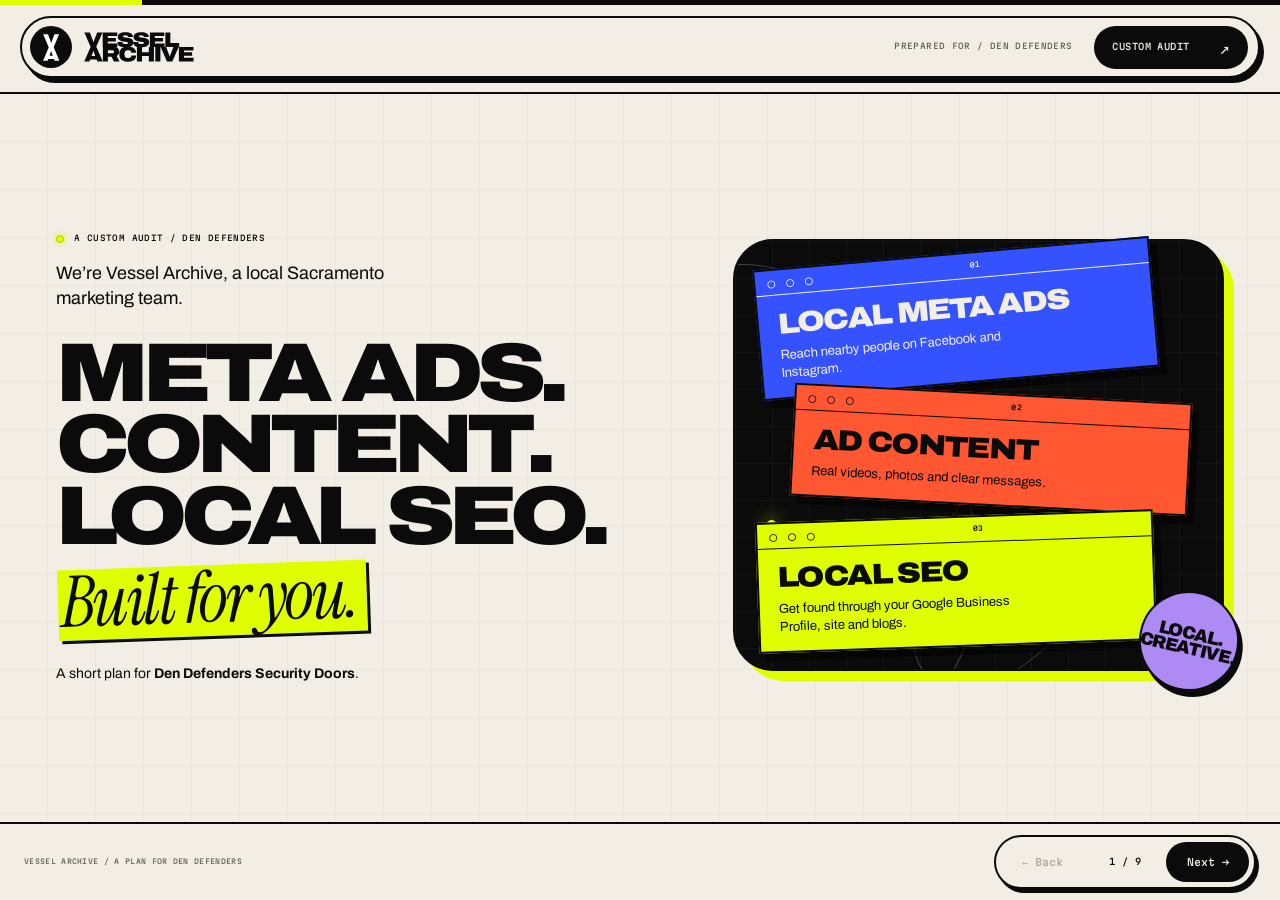
<file: index.html>
<!doctype html><html lang="en"><head><meta charset="utf-8"><meta name="viewport" content="width=device-width,initial-scale=1,viewport-fit=cover"><meta name="robots" content="noindex,nofollow"><meta name="theme-color" content="#f2eee5"><meta name="description" content="A custom local marketing plan for Den Defenders Security Doors, by Vessel Archive."><title>Den Defenders Security Doors × Vessel Archive</title><link rel="icon" href="assets/VA_Symbol_Black.svg" type="image/svg+xml"><link rel="preload" href="assets/archivo.woff" as="font" type="font/woff" crossorigin><link rel="stylesheet" href="styles.css?v=ac97c3eeca7f"><script src="app.js?v=383c32815985" defer></script></head><body data-prospect="den-defenders-pitch"><div class="reading-progress" aria-hidden="true"><span id="progress"></span></div><header class="masthead"><a class="brand" href="#1" aria-label="Vessel Archive, first page"><span class="brand-disc"><img src="assets/VA_Symbol_White.svg" alt="" width="19" height="30"></span><img class="wordmark" src="assets/VA_Primary_Black.svg" alt="Vessel Archive" width="124" height="36"></a><span class="project-label mono">Prepared for / Den Defenders</span><span class="nav-tag mono">Custom audit <span aria-hidden="true">↗</span></span></header><main class="deck" aria-label="9-page marketing plan"><section class="slide intro-slide graph" id="slide-1" data-page="1" tabindex="-1" aria-label="Page 1 of 9" aria-hidden="false"><div class="slide-inner"><div class="cover-grid"><div class="cover-copy"><p class="eyebrow"><span class="signal"></span>A custom audit / Den Defenders</p><p class="intro-note">We’re Vessel Archive, a local Sacramento marketing team.</p><h1 class="mega"><span>META ADS.</span><span>CONTENT.</span><span>LOCAL SEO.</span><em class="highlight">Built for you.</em></h1><p class="prepared">A short plan for <strong>Den Defenders Security Doors</strong>.</p></div><div class="service-stage"><div class="stage-grid" aria-hidden="true"><div class="orbit orbit-a"></div><div class="orbit orbit-b"></div><span class="orbit-point"></span></div><article class="service-window window cobalt"><div class="window-bar"><span class="window-dots" aria-hidden="true">○ ○ ○</span><span>01</span><span></span></div><div class="service-copy"><h3>Local Meta ads</h3><p>Reach nearby people on Facebook and Instagram.</p></div></article><article class="service-window window orange"><div class="window-bar"><span class="window-dots" aria-hidden="true">○ ○ ○</span><span>02</span><span></span></div><div class="service-copy"><h3>Ad content</h3><p>Real videos, photos and clear messages.</p></div></article><article class="service-window window acid"><div class="window-bar"><span class="window-dots" aria-hidden="true">○ ○ ○</span><span>03</span><span></span></div><div class="service-copy"><h3>Local SEO</h3><p>Get found through your Google Business Profile, site and blogs.</p></div></article><div class="archive-sticker" aria-hidden="true"><strong>LOCAL.<br>CREATIVE.</strong></div></div></div></div></section><section class="slide praise-slide graph" id="slide-2" data-page="2" tabindex="-1" aria-label="Page 2 of 9" hidden aria-hidden="true"><div class="slide-inner"><div class="section-heading"><p class="eyebrow"><span class="signal"></span>What you do well</p><h2 class="mega"><span>Real trust to </span><em class="highlight">build on.</em></h2></div><div class="praise-grid"><div class="praise-copy"><p class="praise-body">Your Sacramento page makes the service clear. Google shows strong local feedback, and your Instagram already uses plenty of video.</p><ul class="strength-points"><li>Custom doors and local installation</li><li>Clear call and consultation options</li><li>Google: 5.0 from 311 reviews, checked October 26</li></ul><p class="praise-transition">The next step is a more consistent path from discovery to trust.</p><a class="source mono" href="https://maps.app.goo.gl/Nsj94G2gRdCiTLQV6" target="_blank" rel="noopener">Sacramento Google profile <span aria-hidden="true">↗</span></a> <a class="source mono" href="proof/google-profile-oct26.png" target="_blank" rel="noopener">Review snapshot · October 26 <span aria-hidden="true">↗</span></a></div><div class="archive-stage"><div class="stage-grid" aria-hidden="true"><div class="orbit orbit-a"></div><div class="orbit orbit-b"></div><span class="orbit-point"></span></div><figure class="window portrait-window"><div class="window-bar"><span class="window-dots" aria-hidden="true">○ ○ ○</span><span>The real business</span><span>02</span></div><img class="portrait" src="proof/home.png" alt="Den Defenders Sacramento security door page" loading="eager"><figcaption class="portrait-caption"><strong>Den Defenders</strong></figcaption></figure><div class="archive-sticker" aria-hidden="true"><span class="mono">Build on</span><strong>WHAT<br>WORKS.</strong></div></div></div></div></section><section class="slide list-slide findings-slide graph" id="slide-3" data-page="3" tabindex="-1" aria-label="Page 3 of 9" hidden aria-hidden="true"><div class="slide-inner"><div class="section-heading"><p class="eyebrow"><span class="signal"></span>What we found / 1 of 2</p><h2 class="mega"><span>FINDINGS. </span><em class="highlight">Worth fixing.</em></h2></div><div class="audit-rows"><article class="audit-row"><span class="row-number" aria-hidden="true">01</span><div class="row-content"><div class="row-heading"><h3>Close the public response gap.</h3></div><p class="row-main">BBB lists one unanswered complaint among the reasons for its D+ rating. <span class="row-impact">A shopper checking the brand may see an unresolved concern before calling.</span> <span class="row-scope">BBB’s wider business profile, not the Sacramento Google rating.</span> <a class="row-source mono" href="https://www.bbb.org/us/ca/sacramento/profile/security-door-screen/den-defenders-1156-90097426" target="_blank" rel="noopener">BBB profile <span aria-hidden="true">↗</span></a></p></div><div class="evidence"><a href="proof/bbb-response.png" target="_blank" rel="noopener"><img src="proof/bbb-response.png" alt="BBB D plus rating panel lists failure to respond to one complaint" loading="eager"><span>BBB response status · 26 Oct 2026</span></a></div></article><article class="audit-row"><span class="row-number" aria-hidden="true">02</span><div class="row-content"><div class="row-heading"><h3>Make the location clear everywhere.</h3></div><p class="row-main">The Sacramento site lists 8880 Cal Center Drive. BBB lists 9912 Business Park Drive. <span class="row-impact">Explain which location serves customers so shoppers do not have to guess.</span> <span class="row-scope">Different addresses do not prove either location is wrong.</span> <a class="row-source mono" href="https://www.bbb.org/us/ca/sacramento/profile/security-door-screen/den-defenders-1156-90097426" target="_blank" rel="noopener">Compare business details <span aria-hidden="true">↗</span></a></p></div><div class="evidence"><a href="proof/site-address.png" target="_blank" rel="noopener"><img src="proof/site-address.png" alt="Sacramento site address is 8880 Cal Center Drive" loading="eager"><span>Sacramento site · 26 Oct 2026</span></a><a href="proof/bbb-address.png" target="_blank" rel="noopener"><img src="proof/bbb-address.png" alt="BBB address is 9912 Business Park Drive" loading="eager"><span>BBB profile · 26 Oct 2026</span></a></div></article></div></div></section><section class="slide list-slide findings-slide graph" id="slide-4" data-page="4" tabindex="-1" aria-label="Page 4 of 9" hidden aria-hidden="true"><div class="slide-inner"><div class="section-heading"><p class="eyebrow"><span class="signal"></span>What we found / 2 of 2</p><h2 class="mega"><span>FINDINGS. </span><em class="highlight">Worth fixing.</em></h2></div><div class="audit-rows"><article class="audit-row"><span class="row-number" aria-hidden="true">03</span><div class="row-content"><div class="row-heading"><h3>Keep NorCal visitors on a local path.</h3></div><p class="row-main">The NorCal Instagram bio offers a free consultation but links to the national homepage. <span class="row-impact">A local landing page could keep the Sacramento phone number and service area in view.</span> <span class="row-scope">This is a path improvement, not a broken-link claim.</span> <a class="row-source mono" href="https://www.instagram.com/dendefendersnorcal/" target="_blank" rel="noopener">Instagram bio <span aria-hidden="true">↗</span></a></p></div><div class="evidence"><a href="proof/instagram-bio.png" target="_blank" rel="noopener"><img src="proof/instagram-bio.png" alt="NorCal Instagram bio links to dendefenders.com" loading="eager"><span>NorCal Instagram · 26 Oct 2026</span></a><a href="proof/national-home.png" target="_blank" rel="noopener"><img src="proof/national-home.png" alt="National homepage with 800 number" loading="eager"><span>Bio destination · 26 Oct 2026</span></a></div></article></div></div></section><section class="slide list-slide fixes-slide dark" id="slide-5" data-page="5" tabindex="-1" aria-label="Page 5 of 9" hidden aria-hidden="true"><div class="slide-inner"><div class="section-heading"><p class="eyebrow"><span class="signal"></span>How we would help</p><h2 class="mega"><span>HERE’S THE FIX. </span><em class="highlight">The work we’d do.</em></h2></div><div class="audit-rows"><article class="audit-row"><span class="row-number fix-number" aria-label="Addresses findings 01">01</span><div class="row-content"><h3>Respond with a clear next step.</h3><p>Review the open BBB case, answer through the proper channel and set an owner for future public feedback. Do not expose customer details.</p></div></article><article class="audit-row"><span class="row-number fix-number" aria-label="Addresses findings 02">02</span><div class="row-content"><h3>Agree on one location guide.</h3><p>Confirm showroom, office and service-area details. Update public listings or clearly label each location’s role.</p></div></article><article class="audit-row"><span class="row-number fix-number" aria-label="Addresses findings 03">03</span><div class="row-content"><h3>Give local traffic a local landing.</h3><p>Send NorCal visitors to a simple local consultation page. Keep the phone number, service area and next step clear.</p></div></article></div></div></section><section class="slide videos-slide graph" id="slide-6" data-page="6" tabindex="-1" aria-label="Page 6 of 9" hidden aria-hidden="true"><div class="slide-inner"><div class="section-heading"><p class="eyebrow"><span class="signal"></span>Ideas for your next shoot</p><h2 class="mega"><span>REAL VIDEOS. </span><em class="highlight">Made for your business.</em></h2></div><div class="creative-cards"><article class="creative-card window cobalt"><div class="window-bar"><span class="window-dots" aria-hidden="true">○ ○ ○</span><span>Video idea</span><span>01</span></div><div class="creative-copy"><span class="creative-number" aria-hidden="true">01</span><div><h3>A door, start to finish</h3><p>Show measuring, building and installing one real Sacramento door, with the homeowner’s permission.</p></div></div></article><article class="creative-card window orange"><div class="window-bar"><span class="window-dots" aria-hidden="true">○ ○ ○</span><span>Video idea</span><span>02</span></div><div class="creative-copy"><span class="creative-number" aria-hidden="true">02</span><div><h3>See the difference</h3><p>Show airflow, sight lines and the lock in close-up. Explain features without fear-based claims.</p></div></div></article><article class="creative-card window acid"><div class="window-bar"><span class="window-dots" aria-hidden="true">○ ○ ○</span><span>Video idea</span><span>03</span></div><div class="creative-copy"><span class="creative-number" aria-hidden="true">03</span><div><h3>Meet your installer</h3><p>Let an installer explain what happens during a free consultation and how the home is protected.</p></div></div></article></div></div></section><section class="slide roadmap-slide roadmap-first dark" id="slide-7" data-page="7" tabindex="-1" aria-label="Page 7 of 9" hidden aria-hidden="true"><div class="slide-inner"><div class="section-heading"><p class="eyebrow"><span class="signal"></span>A proposed starting plan / 1 of 2</p><h2 class="mega"><span>THE FIRST </span><em class="highlight">90 days.</em></h2></div><div class="roadmap-cards roadmap-pair"><article class="roadmap-card window acid"><div class="roadmap-copy"><span class="roadmap-label mono">Days 1–30</span><div><h3>Build and launch</h3><p>We’d script, shoot and launch first ads within the first couple of weeks, alongside a focused website rebuild and clear brand direction. Start with local installations and a simple consultation path.</p></div></div></article><article class="roadmap-card window cobalt"><div class="roadmap-copy"><span class="roadmap-label mono">Days 31–60</span><div><h3>Learn and sharpen</h3><p>We’d track which videos, offers and audiences bring real calls and consultations, improve weak ads and send traffic to the new site.</p></div></div></article></div><p class="roadmap-note mono">Proposed timing depends on agreed scope, access and approvals.</p></div></section><section class="slide roadmap-slide roadmap-second dark" id="slide-8" data-page="8" tabindex="-1" aria-label="Page 8 of 9" hidden aria-hidden="true"><div class="slide-inner"><div class="section-heading"><p class="eyebrow"><span class="signal"></span>A proposed starting plan / 2 of 2</p><h2 class="mega"><span>KEEP IT </span><em class="highlight">moving.</em></h2></div><div class="roadmap-finish"><div class="roadmap-cards roadmap-single"><article class="roadmap-card window orange"><div class="roadmap-copy"><span class="roadmap-label mono">Days 61–90</span><div><h3>Double down</h3><p>We’d create new content around what worked, refresh ads and tighten the site so interested homeowners can take the next step.</p></div></div></article></div><div class="roadmap-loop"><span class="mono">Then, every month</span><p>Then repeat each month: shoot, launch, learn and improve.</p></div></div><p class="roadmap-note mono">Proposed timing depends on agreed scope, access and approvals.</p></div></section><section class="slide close-slide graph" id="slide-9" data-page="9" tabindex="-1" aria-label="Page 9 of 9" hidden aria-hidden="true"><div class="slide-inner"><div class="close-top"><div><p class="eyebrow"><span class="signal"></span>From one local team to another</p><h2 class="mega"><span>Here to help </span><em class="highlight">you grow.</em></h2></div><div class="closing-symbol" aria-hidden="true"><img src="assets/VA_Symbol_Black.svg" alt=""></div></div><div class="close-bottom"><p class="lead">Whether we work together or not, we hope this helps. We love seeing Sacramento-area businesses do well. If you’d like, we can talk through the next step.</p><div class="actions"><a class="button" href="mailto:teo@vessel-archive.com">Plan a quick call <span aria-hidden="true">↗</span></a><a class="work-link mono" href="https://vessel-archive.com/" target="_blank" rel="noopener">See our work <span aria-hidden="true">↗</span></a></div></div><div class="footer-wordmark"><img src="assets/VA_Primary_Black.svg" alt="Vessel Archive"></div></div></section></main><footer class="deck-footer"><span class="footer-label mono">Vessel Archive / A plan for Den Defenders</span><nav class="controls" aria-label="Page navigation"><button id="back" type="button" disabled aria-label="Previous page">← <span>Back</span></button><div class="count mono"><strong id="page-number">1 / 9</strong></div><button id="next" type="button" aria-label="Next page"><span>Next</span> →</button></nav></footer><div id="page-status" class="visually-hidden" aria-live="polite" aria-atomic="true"></div></body></html>
</file>
<file: styles.css>
/* V4: the original Modern Aesthetics / Vessel composition, in seven pages. */
@font-face{font-family:Archivo;src:url('assets/archivo.woff') format('woff');font-weight:100 900;font-stretch:62% 125%;font-display:swap}
@font-face{font-family:Instrument;src:url('assets/instrument-serif-italic.woff') format('woff');font-weight:400;font-style:italic;font-display:swap}
@font-face{font-family:Martian;src:url('assets/martian-mono.woff') format('woff');font-weight:500;font-display:swap}
:root{--paper:#f2eee5;--ink:#0b0b0b;--lime:#dfff00;--orange:#ff5731;--blue:#3452ff;--purple:#ae8af5;--muted:#656158;--line:#0b0b0b35;--mono:Martian,monospace;--serif:Instrument,Georgia,serif;--pad:clamp(24px,4.4vw,84px)}
*{box-sizing:border-box}html,body{margin:0;width:100%;height:100%;overflow:hidden}body{height:100svh;height:100dvh;background:var(--paper);color:var(--ink);font-family:Archivo,Arial,sans-serif;font-variation-settings:"wdth" 100;font-size:18px;line-height:1.5;-webkit-font-smoothing:antialiased;text-size-adjust:100%;display:flex;flex-direction:column}button,a{touch-action:manipulation;-webkit-tap-highlight-color:transparent}a{color:inherit;text-decoration:none}button{font:inherit;color:inherit;cursor:pointer}button:focus-visible,a:focus-visible{outline:3px solid var(--blue);outline-offset:5px}.dark :focus-visible{outline-color:var(--lime)}img{display:block;max-width:100%}p,h1,h2,h3,h4,figure{margin:0}h1,h2,h3{font-weight:900;font-variation-settings:"wdth" 117,"wght" 900;letter-spacing:-.055em;line-height:.95}em{font-family:var(--serif);font-variation-settings:normal;font-weight:400;font-style:italic;text-transform:none;letter-spacing:-.035em}[hidden]{display:none!important}::selection{background:var(--lime);color:var(--ink)}.mono,.eyebrow{font:500 9px/1.65 var(--mono);letter-spacing:.045em;text-transform:uppercase}.eyebrow{display:flex;align-items:center;gap:10px;margin-bottom:23px}.signal{width:8px;height:8px;flex:0 0 auto;background:var(--lime);border:1px solid #b3c900;box-shadow:0 0 0 4px #dfff0030;border-radius:50%}.masthead{flex:0 0 62px;margin:16px 20px 0;border:2px solid var(--ink);border-radius:40px;background:var(--paper);box-shadow:4px 5px 0 var(--ink);z-index:20;display:flex;align-items:center;justify-content:space-between;gap:22px;padding:7px 10px 7px 8px}.brand{display:flex;gap:11px;align-items:center;flex-shrink:0}.brand-disc{width:42px;height:42px;display:grid;place-items:center;background:var(--ink);border-radius:50%}.brand-disc img{height:29px;width:auto}.wordmark{width:112px;height:auto}.project-label{font-size:8px;color:var(--muted);margin-left:auto;text-align:right}.nav-tag{display:flex;align-items:center;gap:30px;background:var(--ink);color:var(--paper);border-radius:28px;padding:13px 18px;font-size:9px}.nav-tag>span{font-size:17px;line-height:1}.reading-progress{position:fixed;top:0;left:0;right:0;height:5px;z-index:40;background:var(--ink)}.reading-progress>span{height:100%;display:block;width:14.2857%;background:var(--lime);transition:width .2s}.deck{flex:1;min-height:0;margin-top:14px;position:relative}.slide{height:100%;overflow:auto;overscroll-behavior:contain;scrollbar-width:thin;outline:none;position:relative;isolation:isolate;padding:clamp(25px,3.5vh,44px) var(--pad);border-top:2px solid var(--ink);border-bottom:2px solid var(--ink)}.slide-inner{max-width:1490px;min-height:100%;margin:auto;display:flex;flex-direction:column;justify-content:center}.graph{background-color:var(--paper);background-image:linear-gradient(#0b0b0b08 1px,transparent 1px),linear-gradient(90deg,#0b0b0b08 1px,transparent 1px);background-size:48px 48px;background-position:-1px -1px}.dark{background:var(--ink);color:var(--paper)}.mega{font-size:clamp(55px,6.7vw,108px);line-height:.84;letter-spacing:-.075em;text-transform:uppercase;font-variation-settings:"wdth" 117,"wght" 900;font-weight:900}.mega>span{display:block}.mega>em{display:block;font-size:.91em;line-height:.92;margin:.12em 0 .08em .025em;position:relative;width:fit-content;max-width:100%}.mega .highlight{background:var(--lime);color:var(--ink);padding:.015em .12em .07em .04em;transform:rotate(-2deg);box-shadow:3px 3px 0 var(--ink);z-index:1}.lead{font-size:clamp(17px,1.35vw,21px);line-height:1.5;letter-spacing:-.018em;max-width:41ch}.cover-grid{display:grid;grid-template-columns:minmax(0,1.1fr) minmax(0,.9fr);gap:6vw;align-items:center}.cover-copy .mega{font-size:clamp(54px,6.5vw,104px);line-height:.86}.cover-copy .mega>span{white-space:nowrap}.cover-copy .mega>em{font-size:.85em;margin-top:.18em;white-space:nowrap}.intro-note{font-size:18px;line-height:1.4;max-width:34ch;margin-bottom:26px}.prepared{font-size:14px;line-height:1.5;max-width:42ch;margin-top:27px}.cover-copy .eyebrow{font-size:8px;margin-bottom:16px}.window{border:2px solid var(--ink);background:var(--paper);position:relative;box-shadow:8px 9px 0 var(--ink)}.window-bar{height:34px;border-bottom:1px solid var(--ink);padding:0 12px;display:flex;align-items:center;justify-content:space-between;gap:12px;font:500 7px/1.4 var(--mono);letter-spacing:.02em;text-transform:uppercase}.window-dots{white-space:nowrap;font-size:13px;letter-spacing:1px}.service-stage{height:455px;position:relative;padding:22px 24px 16px}.stage-grid{position:absolute;inset:8px 0 15px;background-color:var(--ink);background-image:linear-gradient(#ffffff09 1px,transparent 1px),linear-gradient(90deg,#ffffff09 1px,transparent 1px);background-size:37px 37px;border:2px solid var(--ink);border-radius:40px;box-shadow:10px 10px 0 var(--lime);overflow:hidden}.orbit{position:absolute;border:1px solid #f2eee540;border-radius:50%;width:490px;height:490px;left:-180px;top:10px;transform:rotate(-25deg) scaleX(.65)}.orbit-b{left:130px;top:150px;width:320px;height:320px;transform:rotate(35deg) scaleX(.5)}.orbit-point{position:absolute;width:9px;height:9px;border-radius:50%;background:var(--lime);left:32px;bottom:140px;box-shadow:0 0 18px var(--lime)}.service-window{width:90%;max-width:430px;box-shadow:7px 8px 0 #0008}.service-window:nth-of-type(1){transform:rotate(-5deg);z-index:2}.service-window:nth-of-type(2){margin:10px 0 0 8%;transform:rotate(3deg);z-index:3}.service-window:nth-of-type(3){margin:10px 0 0 0;transform:rotate(-2deg);z-index:4}.service-window .window-bar{height:25px;border-color:currentColor}.service-copy{padding:15px 19px}.service-copy h3{font-size:29px;line-height:.95;text-transform:uppercase}.service-copy p{font-size:13px;line-height:1.4;margin-top:8px;max-width:39ch}.cobalt{background:var(--blue);color:var(--paper)}.orange{background:var(--orange);color:var(--ink)}.acid{background:var(--lime);color:var(--ink)}.archive-sticker{position:absolute;right:-10px;top:6px;z-index:5;border:2px solid var(--ink);background:var(--purple);width:116px;height:116px;border-radius:50%;box-shadow:5px 5px 0 var(--ink);display:flex;align-items:center;justify-content:center;flex-direction:column;transform:rotate(13deg);gap:6px}.archive-sticker .mono{font-size:6px}.archive-sticker strong{font-size:22px;font-weight:900;line-height:.86;text-align:center;letter-spacing:-.06em}.service-stage .archive-sticker{right:-15px;top:auto;bottom:-5px;width:100px;height:100px}.service-stage .archive-sticker strong{font-size:18px}.service-stage .archive-sticker .mono{font-size:5px}.strength-layout{display:grid;grid-template-columns:minmax(0,1.08fr) minmax(0,.92fr);gap:6vw;align-items:center}.strength-copy .mega{font-size:clamp(47px,5.9vw,90px)}.strength-copy>.lead{margin-top:27px}.why{border-left:3px solid var(--orange);padding-left:15px;margin-top:22px;max-width:45ch}.why .label{font-size:8px}.why p{font-size:16px;line-height:1.45;margin-top:7px}.source{display:inline-flex;gap:18px;align-items:center;font-size:8px;border-bottom:1px solid currentColor;padding-bottom:3px;margin-top:20px;line-height:1.5}.source span{font-size:14px;line-height:1}.archive-stage{position:relative;height:470px;padding:22px 25px 34px}.portrait-window{width:91%;height:100%;transform:rotate(-5deg);border-color:var(--paper);box-shadow:12px 17px 0 #0005;z-index:2;display:flex;flex-direction:column}.portrait-window .window-bar{background:var(--blue);color:var(--paper);border-color:var(--paper);font-size:6px;flex:0 0 32px}.portrait{width:100%;height:0;flex:1;min-height:0;object-fit:cover;object-position:center 25%}.portrait-caption{background:var(--orange);padding:17px 15px;border-top:1px solid var(--paper)}.portrait-caption>strong{font-size:26px;line-height:.95;letter-spacing:-.065em;font-variation-settings:"wdth" 117,"wght" 900;font-weight:900;display:block}.portrait-caption .mono{display:block;font-size:6px;margin-top:8px}.logo-image .portrait{object-fit:contain;background:#fff;padding:20px}.archive-stage .archive-sticker{right:-9px;top:35px}.strength-layout.no-image{grid-template-columns:1fr;max-width:1000px}.finding-grid{display:grid;grid-template-columns:minmax(0,1.03fr) minmax(0,.97fr);gap:6vw;align-items:center}.finding-heading .mega{font-size:clamp(45px,5.7vw,88px);line-height:.88}.finding-heading .eyebrow{color:var(--lime)}.impact{margin-top:32px;padding-left:16px;border-left:3px solid var(--orange);max-width:40ch}.impact .label{color:var(--lime);font-size:8px}.impact p{font-size:clamp(17px,1.5vw,22px);line-height:1.45;margin-top:8px}.proof-window{color:var(--ink);border-color:var(--paper);box-shadow:8px 9px 0 #f2eee525;transform:rotate(2deg)}.issue-2 .proof-window{transform:rotate(-2deg)}.proof-window>.window-bar{background:var(--paper)}.proof-face{border-bottom:2px solid var(--ink);padding:28px;display:flex;gap:25px;align-items:center;min-height:190px}.finding-number{font-size:clamp(72px,7vw,108px);font-weight:900;font-variation-settings:"wdth" 117,"wght" 900;letter-spacing:-.08em;line-height:.85}.proof-face .label{font-size:8px;display:block;margin-bottom:10px}.proof-face p{font-size:22px;line-height:1.35;letter-spacing:-.02em}.fix{padding:27px 28px 17px}.fix .label{display:inline-block;background:var(--lime);padding:3px 6px;font-size:8px}.fix p{font-size:21px;line-height:1.4;margin-top:11px}.proof-footer{padding:0 28px 23px}.proof-footer .source{margin-top:8px}.plan-slide .mega{font-size:clamp(52px,6.3vw,96px);max-width:1100px}.plan-slide .eyebrow{color:var(--lime)}.steps{display:grid;grid-template-columns:repeat(3,minmax(0,1fr));gap:28px;margin:42px 7px 10px;align-items:stretch}.step{border-color:var(--paper);box-shadow:7px 8px 0 #f2eee525;min-width:0}.step:nth-child(1){transform:rotate(-2deg)}.step:nth-child(2){transform:translateY(12px) rotate(1deg)}.step:nth-child(3){transform:rotate(2deg)}.step .window-bar{border-color:currentColor}.step-copy{padding:22px}.step .number{font-size:61px;line-height:.9;font-variation-settings:"wdth" 117,"wght" 900;font-weight:900;letter-spacing:-.07em;display:block;margin-bottom:24px}.step h3{font-size:30px;line-height:.98;text-transform:uppercase}.step p{font-size:18px;line-height:1.4;margin-top:15px}.close-top{display:grid;grid-template-columns:1fr 220px;gap:7vw;align-items:center}.close-top .mega{font-size:clamp(58px,7.3vw,115px);max-width:1000px}.closing-symbol{width:210px;height:210px;background:var(--purple);border:2px solid var(--ink);border-radius:50%;display:grid;place-items:center;box-shadow:8px 8px 0 var(--ink);transform:rotate(12deg)}.closing-symbol img{width:80px;height:132px}.close-bottom{display:flex;justify-content:space-between;gap:35px;align-items:center;margin-top:32px}.close-bottom .lead{max-width:45ch}.actions{display:flex;flex-direction:column;align-items:flex-start;gap:20px;flex:0 0 auto}.button{background:var(--lime);color:var(--ink);border:2px solid var(--ink);box-shadow:5px 5px 0 var(--ink);padding:17px 21px;display:inline-flex;align-items:center;justify-content:space-between;gap:40px;font:500 10px/1.4 var(--mono);text-transform:uppercase;transition:transform .2s,box-shadow .2s}.button span{font-size:20px}.button:hover{transform:translate(3px,3px);box-shadow:2px 2px 0 var(--ink)}.work-link{border-bottom:1px solid var(--ink);padding-bottom:3px;font-size:9px}.footer-wordmark{border-top:2px solid var(--ink);margin-top:32px;padding-top:24px}.footer-wordmark img{height:clamp(70px,10vh,115px);width:100%;object-fit:contain}.deck-footer{flex:0 0 74px;padding:11px 24px;display:flex;align-items:center;justify-content:space-between;gap:25px}.footer-label{font-size:7px;color:var(--muted)}.controls{border:2px solid var(--ink);border-radius:40px;background:var(--paper);box-shadow:3px 4px 0 var(--ink);padding:5px;display:flex;align-items:center;gap:17px}.controls button{border:0;border-radius:24px;background:transparent;font:500 10px/1 var(--mono);padding:13px 15px;min-height:40px;min-width:83px}.controls button:disabled{opacity:.3;cursor:default}.controls #next{background:var(--ink);color:var(--paper)}.count{font-size:9px;min-width:48px;text-align:center}.count strong{font-weight:500}.visually-hidden{position:absolute;width:1px;height:1px;overflow:hidden;clip:rect(0,0,0,0);white-space:nowrap}.slide p,.slide h1,.slide h2,.slide h3{overflow-wrap:break-word}
@media(min-width:761px) and (max-height:760px){.slide{padding-top:24px;padding-bottom:24px}.cover-copy .mega{font-size:clamp(54px,5.7vw,84px)}.intro-note{margin-bottom:19px;font-size:16px}.prepared{margin-top:20px}.service-stage{height:410px}.service-copy{padding:12px 16px}.service-copy h3{font-size:25px}.service-copy p{font-size:12px}.strength-copy .mega{font-size:clamp(45px,5.2vw,75px)}.archive-stage{height:405px}.strength-copy>.lead{margin-top:22px;font-size:17px}.why{margin-top:17px}.why p{font-size:14px}.finding-heading .mega{font-size:clamp(45px,5.2vw,75px)}.proof-face{padding:23px;min-height:155px}.proof-face p{font-size:19px}.fix{padding:21px 23px 13px}.fix p{font-size:19px}.proof-footer{padding:0 23px 19px}.plan-slide .mega{font-size:clamp(48px,5.4vw,78px)}.steps{margin-top:32px;gap:24px}.step-copy{padding:18px}.step .number{font-size:47px;margin-bottom:18px}.step h3{font-size:26px}.step p{font-size:16px}.close-top .mega{font-size:clamp(54px,6.2vw,94px)}.closing-symbol{width:170px;height:170px}.closing-symbol img{height:110px;width:67px}.close-bottom{margin-top:26px}.footer-wordmark{margin-top:24px;padding-top:17px}.footer-wordmark img{height:70px}}
@media(max-width:1000px) and (min-width:761px){.cover-grid,.strength-layout,.finding-grid{gap:4vw}.service-stage{padding:28px 13px 20px}.service-copy h3{font-size:24px}.service-copy p{font-size:12px}.archive-sticker{width:95px;height:95px}.archive-sticker strong{font-size:18px}.archive-sticker .mono{font-size:5px}.proof-face{display:block}.finding-number{display:none}.proof-face p{font-size:19px}.fix p{font-size:18px}.step h3{font-size:25px}.step p{font-size:16px}.close-top{grid-template-columns:1fr 170px}.closing-symbol{width:160px;height:160px}.closing-symbol img{height:100px;width:61px}}
@media(max-width:760px){:root{--pad:23px}body{font-size:16px}.masthead{flex-basis:51px;min-height:51px;margin:10px 12px 0;padding:5px 8px 5px 5px;gap:10px;box-shadow:3px 4px 0 var(--ink)}.brand{gap:7px}.brand-disc{width:34px;height:34px}.brand-disc img{height:24px}.wordmark{width:84px}.project-label{font-size:6px;max-width:48%;line-height:1.5;padding-right:6px}.nav-tag{display:none}.deck{margin-top:11px}.slide{padding:25px var(--pad) 28px}.slide-inner{justify-content:center}.eyebrow{font-size:7px;line-height:1.6;gap:8px;margin-bottom:18px}.signal{width:6px;height:6px;box-shadow:0 0 0 3px #dfff0030}.cover-grid,.strength-layout,.finding-grid{display:flex;flex-direction:column;align-items:stretch;gap:26px}.cover-copy .eyebrow{font-size:6px;margin-bottom:13px}.intro-note{font-size:15px;max-width:33ch;line-height:1.4;margin-bottom:20px}.cover-copy .mega{font-size:clamp(44px,12.15vw,79px);line-height:.86}.cover-copy .mega>em{font-size:.85em;margin-top:.15em}.prepared{font-size:12px;margin-top:20px;max-width:39ch}.service-stage{height:auto;padding:0 3px;margin:0 2px 5px;display:grid;grid-template-columns:repeat(3,minmax(0,1fr));gap:8px}.service-stage .stage-grid,.service-stage .archive-sticker{display:none}.service-window{width:100%;margin:0!important;box-shadow:3px 4px 0 var(--ink)}.service-window:nth-of-type(1){transform:rotate(-3deg)}.service-window:nth-of-type(2){transform:translateY(6px) rotate(1deg)}.service-window:nth-of-type(3){transform:rotate(3deg)}.service-window .window-bar{height:21px;padding:0 5px;font-size:4px;gap:0}.service-window .window-dots{font-size:9px;letter-spacing:0}.service-window .window-bar>span:last-child{display:none}.service-copy{padding:12px 8px 13px}.service-copy h3{font-size:16px;line-height:.98;letter-spacing:-.055em}.service-copy p{font-size:10px;line-height:1.4;margin-top:9px}.strength-layout{gap:20px}.strength-copy .mega{font-size:clamp(36px,10.6vw,63px);line-height:.88}.strength-copy>.lead{font-size:16px;line-height:1.45;margin-top:20px;max-width:none}.why{margin-top:16px;padding-left:12px}.why .label{font-size:6px}.why p{font-size:13px;line-height:1.4;margin-top:5px}.source{font-size:6px;margin-top:14px;gap:13px}.source span{font-size:12px}.archive-stage{height:218px;padding:13px 25px 15px;margin:0 3px}.archive-stage .stage-grid{inset:5px 6px 7px;border-radius:25px;box-shadow:6px 6px 0 var(--lime)}.portrait-window{width:88%;transform:rotate(-4deg);box-shadow:6px 7px 0 #0005}.portrait-window .window-bar{height:24px;flex-basis:24px;font-size:5px;padding:0 8px}.portrait-window .window-dots{font-size:10px}.portrait-caption{padding:9px 10px}.portrait-caption>strong{font-size:17px;line-height:.95}.portrait-caption .mono{font-size:4.5px;margin-top:5px}.portrait{object-position:center 25%}.archive-stage .archive-sticker{right:-2px;top:19px;width:78px;height:78px;box-shadow:3px 3px 0 var(--ink);gap:4px}.archive-stage .archive-sticker strong{font-size:16px}.archive-stage .archive-sticker .mono{font-size:4px}.logo-image .portrait{padding:10px}.finding-grid{gap:26px}.finding-heading .mega{font-size:clamp(35px,10.5vw,63px);line-height:.89}.finding-heading .eyebrow{margin-bottom:18px}.impact{margin-top:22px;padding-left:12px;max-width:none}.impact .label{font-size:6px}.impact p{font-size:15px;line-height:1.4;margin-top:5px}.proof-window{margin:0 4px;box-shadow:5px 6px 0 #f2eee525;transform:rotate(1.3deg)}.issue-2 .proof-window{transform:rotate(-1.3deg)}.proof-window .window-bar{height:26px;font-size:5.5px;padding:0 9px;gap:8px}.proof-window .window-dots{font-size:10px}.proof-face{padding:18px 16px;min-height:0;gap:16px}.finding-number{font-size:61px;flex:0 0 61px}.proof-face .label{font-size:6px;margin-bottom:8px}.proof-face p{font-size:16px;line-height:1.35}.fix{padding:17px 16px 10px}.fix .label{font-size:6px;padding:2px 5px}.fix p{font-size:16px;line-height:1.4;margin-top:8px}.proof-footer{padding:0 16px 16px}.proof-footer .source{margin-top:6px}.plan-slide .mega{font-size:clamp(39px,11.2vw,67px);line-height:.88}.steps{grid-template-columns:1fr;gap:20px;margin:29px 4px 7px}.step:nth-child(1){transform:rotate(-1.5deg)}.step:nth-child(2){transform:rotate(1deg)}.step:nth-child(3){transform:rotate(-1deg)}.step{box-shadow:4px 5px 0 #f2eee525}.step .window-bar{height:24px;padding:0 10px;font-size:5px}.step .window-dots{font-size:10px}.step-copy{padding:15px 14px;display:grid;grid-template-columns:47px 1fr;gap:17px;align-items:start}.step .number{font-size:43px;margin:0}.step h3{font-size:23px;line-height:.98}.step p{font-size:14px;line-height:1.4;margin-top:8px}.close-top{display:block}.close-top .mega{font-size:clamp(44px,12.2vw,76px);line-height:.87}.closing-symbol{display:none}.close-bottom{display:block;margin-top:26px}.close-bottom .lead{font-size:18px;line-height:1.45;max-width:34ch}.actions{gap:22px;margin-top:28px}.button{font-size:8px;padding:15px 18px;gap:30px}.button span{font-size:18px}.work-link{font-size:8px}.footer-wordmark{margin-top:32px;padding-top:23px}.footer-wordmark img{height:78px}.deck-footer{flex-basis:68px;min-height:68px;padding:8px 13px 11px;justify-content:center}.footer-label{display:none}.controls{width:100%;max-width:390px;justify-content:space-between;padding:4px;gap:12px;box-shadow:2px 3px 0 var(--ink)}.controls button{font-size:9px;min-height:37px;min-width:85px;padding:11px 15px}.count{font-size:8px}.mega>em{line-height:.94}}
@media(max-width:370px){:root{--pad:19px}.slide{padding-top:21px;padding-bottom:24px}.cover-grid{gap:23px}.cover-copy .mega{font-size:12vw}.intro-note{font-size:14px;margin-bottom:17px}.service-copy{padding:10px 6px 11px}.service-copy h3{font-size:14px}.service-copy p{font-size:9px}.strength-copy .mega{font-size:10.4vw}.strength-copy>.lead{font-size:15px}.archive-stage{height:195px}.finding-heading .mega{font-size:10.5vw}.finding-grid{gap:22px}.finding-number{font-size:49px;flex-basis:49px}.proof-face{gap:13px;padding:15px 13px}.proof-face p,.fix p{font-size:15px}.fix{padding:15px 13px 10px}.proof-footer{padding:0 13px 14px}.step-copy{grid-template-columns:38px 1fr;gap:14px;padding:13px}.step .number{font-size:36px}.step h3{font-size:21px}.step p{font-size:13px}.steps{gap:18px}.footer-wordmark img{height:66px}}
@media(prefers-reduced-motion:no-preference){.slide-inner{animation:enter .23s ease-out}@keyframes enter{from{opacity:.45;transform:translateY(7px)}to{opacity:1;transform:translateY(0)}}}@media(prefers-reduced-motion:reduce){*,*::before,*::after{animation:none!important;transition:none!important}}
/* Phone intro: keep the big hero and give every service a readable row. */
@media(max-width:760px){.cover-grid{gap:22px}.service-stage{display:flex;flex-direction:column;gap:9px;margin:0 3px 3px;padding:0}.service-window{width:100%;max-width:none;box-shadow:3px 4px 0 var(--ink)}.service-window:nth-of-type(1){transform:rotate(-1deg)}.service-window:nth-of-type(2){transform:rotate(.7deg)}.service-window:nth-of-type(3){transform:rotate(-.6deg)}.service-window .window-bar{display:none}.service-copy{display:grid;grid-template-columns:92px minmax(0,1fr);gap:12px;align-items:center;padding:10px 12px}.service-copy h3{font-size:16px;line-height:1;overflow-wrap:normal}.service-copy p{font-size:14px;line-height:1.35;margin:0;max-width:none}}
@media(max-width:370px){.cover-grid{gap:19px}.service-stage{gap:8px}.service-copy{grid-template-columns:86px minmax(0,1fr);gap:10px;padding:9px 10px}.service-copy h3{font-size:15px}.service-copy p{font-size:14px}}
/* Compact the phone finding frame, never its headline or body type. */
@media(max-width:760px){.issue-slide{padding-top:21px;padding-bottom:20px}.finding-grid{gap:16px}.finding-heading .eyebrow{margin-bottom:14px}.impact{margin-top:14px}.proof-window .window-bar{height:22px}.proof-face{padding-top:14px;padding-bottom:14px}.fix{padding-top:14px;padding-bottom:8px}.proof-footer{padding-bottom:12px}.proof-footer .source{margin-top:4px}}
/* V5 richer story: Megan's sparse, ruled audit rows inside Vessel's visual system. */
.section-heading{margin-bottom:29px}.section-heading .mega{font-size:clamp(50px,5.7vw,88px);line-height:.86}.section-heading .eyebrow{margin-bottom:20px}.section-heading .mega>em{font-size:.87em;line-height:.95;margin-top:.11em}.praise-slide .section-heading{margin-bottom:26px}.praise-slide .section-heading .mega{font-size:clamp(47px,5.2vw,80px)}.praise-grid{display:grid;grid-template-columns:minmax(0,1.05fr) minmax(0,.95fr);gap:7vw;align-items:center}.praise-body{font-size:20px;line-height:1.4;max-width:44ch}.strength-points{padding:0;list-style:none;margin:20px 0;display:grid;gap:10px}.strength-points li{padding-left:23px;position:relative;font-size:17px;line-height:1.4}.strength-points li:before{content:'+';font-weight:900;position:absolute;left:0;color:var(--ink)}.praise-transition{font-size:17px;line-height:1.4;font-weight:650;border-left:3px solid var(--orange);padding-left:14px;margin-top:19px;max-width:45ch}.praise-copy>.source{margin-top:16px}.praise-grid .archive-stage{height:315px;padding:12px 25px 24px}.praise-grid .portrait-caption{padding:12px}.praise-grid .portrait-caption>strong{font-size:23px}.praise-grid .archive-sticker{width:95px;height:95px;top:10px}.praise-grid .archive-sticker strong{font-size:20px}.praise-grid .archive-sticker .mono{font-size:5px}.strength-review{display:flex;align-items:center;gap:19px;margin-top:20px;padding:13px 0;border-top:2px solid var(--ink);border-bottom:1px solid var(--line)}.strength-review>strong{font-size:49px;line-height:.95;font-variation-settings:'wdth'117,'wght'900;letter-spacing:-.065em;white-space:nowrap}.strength-review>div>span{display:block;font-size:13px;line-height:1.4}.strength-review small{display:block;font-size:6px;margin-top:4px}.review-source{font-size:6px;text-decoration:underline;text-underline-offset:3px;display:inline-block;margin-top:4px}.type-archive{height:300px;position:relative;padding:15px 30px}.type-poster{transform:rotate(-5deg);height:100%;padding:20px;position:relative}.type-poster>span{font-size:8px}.type-poster>strong{font-size:58px;line-height:.85;letter-spacing:-.065em;font-variation-settings:'wdth'117,'wght'900;font-weight:900;display:block;margin-top:20px}.type-poster>img{position:absolute;right:22px;bottom:20px;width:37px;height:62px}.audit-rows{border-top:2px solid currentColor}.audit-row{display:grid;grid-template-columns:65px minmax(0,1fr);gap:28px;padding:24px 0;border-bottom:2px solid currentColor;align-items:start}.row-number{font-size:42px;line-height:1;font-weight:900;font-variation-settings:'wdth'117,'wght'900;letter-spacing:-.065em;color:var(--lime);-webkit-text-stroke:1.5px var(--ink);text-shadow:2px 2px 0 var(--ink)}.row-heading{display:flex;gap:25px;align-items:flex-start;justify-content:space-between}.row-content h3{font-size:26px;line-height:1.08;letter-spacing:-.04em;font-variation-settings:'wdth'105,'wght'850}.row-content p{font-size:18px;line-height:1.45;margin-top:10px;max-width:94ch}.row-impact{color:var(--muted)}.row-source{display:inline-flex;gap:9px;align-items:center;font-size:7px;border-bottom:1px solid currentColor;padding-bottom:2px;flex:0 0 auto;margin-top:5px;max-width:25ch;text-align:right}.row-source>span{font-size:13px}.dark .section-heading .eyebrow{color:var(--lime)}.fixes-slide .audit-row{border-color:#f2eee540;grid-template-columns:105px minmax(0,1fr);padding:24px 0}.fixes-slide .audit-rows{border-color:#f2eee580}.fix-number{font-size:31px;color:var(--lime);-webkit-text-stroke:0;text-shadow:none;line-height:1.1}.fixes-slide .row-content p{color:#c2beb5}.creative-cards{display:grid;grid-template-columns:repeat(3,minmax(0,1fr));gap:28px;margin:4px 6px 12px;align-items:stretch}.creative-card:nth-child(1){transform:rotate(-2deg)}.creative-card:nth-child(2){transform:translateY(9px) rotate(1deg)}.creative-card:nth-child(3){transform:rotate(2deg)}.creative-card .window-bar{border-color:currentColor;font-size:6px}.creative-copy{padding:24px}.creative-number{font-size:55px;line-height:.9;font-weight:900;letter-spacing:-.07em;font-variation-settings:'wdth'117,'wght'900;display:block;margin-bottom:24px}.creative-copy h3{font-size:28px;line-height:.98;text-transform:uppercase}.creative-copy p{font-size:17px;line-height:1.45;margin-top:15px}.roadmap-cards{display:grid;grid-template-columns:repeat(3,minmax(0,1fr));gap:27px;margin:5px 6px 0;align-items:stretch}.roadmap-card{border-color:var(--paper);box-shadow:6px 7px 0 #f2eee525}.roadmap-card:nth-child(1){transform:rotate(-2deg)}.roadmap-card:nth-child(2){transform:rotate(1deg)}.roadmap-card:nth-child(3){transform:rotate(-1deg)}.roadmap-copy{padding:25px}.roadmap-label{font-size:8px;display:block;border-bottom:1px solid currentColor;padding-bottom:15px;margin-bottom:24px}.roadmap-copy h3{font-size:29px;line-height:1;text-transform:uppercase}.roadmap-copy p{font-size:17px;line-height:1.45;margin-top:17px}.roadmap-note{font-size:7px;color:#c2beb5;margin-top:25px}.close-slide .close-bottom .lead{font-size:20px;line-height:1.45;max-width:49ch}
@media(min-width:761px) and (max-height:760px){.section-heading{margin-bottom:24px}.section-heading .mega{font-size:clamp(48px,5.2vw,76px)}.section-heading .eyebrow{margin-bottom:16px}.praise-slide .section-heading{margin-bottom:21px}.praise-slide .section-heading .mega{font-size:clamp(45px,4.7vw,69px)}.praise-body{font-size:18px}.strength-points{margin:15px 0;gap:8px}.strength-points li{font-size:16px}.praise-transition{font-size:15px;margin-top:15px}.praise-grid .archive-stage{height:290px}.strength-review{margin-top:14px;padding:10px 0}.strength-review>strong{font-size:40px}.strength-review>div>span{font-size:12px}.audit-row{padding:18px 0}.row-content h3{font-size:24px}.row-content p{font-size:17px;margin-top:8px}.fixes-slide .audit-row{padding:19px 0}.creative-copy{padding:19px}.creative-number{font-size:44px;margin-bottom:18px}.creative-copy h3{font-size:24px}.creative-copy p{font-size:16px;margin-top:12px}.roadmap-copy{padding:20px}.roadmap-label{margin-bottom:17px;padding-bottom:12px}.roadmap-copy h3{font-size:25px}.roadmap-copy p{font-size:16px;margin-top:13px}.close-slide .close-bottom .lead{font-size:18px}}
@media(max-width:1000px) and (min-width:761px){.creative-cards,.roadmap-cards{gap:20px}.creative-copy,.roadmap-copy{padding:17px}.creative-copy h3,.roadmap-copy h3{font-size:24px}.creative-copy p,.roadmap-copy p{font-size:15px}.praise-grid{gap:4vw}.row-heading{gap:18px}}
@media(max-width:760px){.section-heading{margin-bottom:23px}.section-heading .eyebrow{font-size:6px;margin-bottom:15px}.section-heading .mega{font-size:clamp(36px,10.5vw,62px);line-height:.88}.section-heading .mega>em{font-size:.87em;line-height:.95;margin-top:.12em}.praise-slide{padding-top:21px;padding-bottom:22px}.praise-slide .section-heading{margin-bottom:18px}.praise-slide .section-heading .mega{font-size:clamp(35px,10vw,60px)}.praise-grid{display:flex;flex-direction:column;align-items:stretch;gap:19px}.praise-body{font-size:15px;line-height:1.4;max-width:none}.strength-points{margin:13px 0;gap:7px}.strength-points li{font-size:14px;line-height:1.35;padding-left:18px}.praise-transition{font-size:14px;line-height:1.35;margin-top:13px;padding-left:11px}.praise-copy>.source{margin-top:12px}.praise-grid .archive-stage{height:165px;padding:9px 25px 13px;margin:0 5px}.praise-grid .portrait-caption{padding:7px 9px}.praise-grid .portrait-caption>strong{font-size:15px}.praise-grid .portrait-window .window-bar{height:21px;flex-basis:21px;font-size:4.5px}.praise-grid .archive-sticker{width:66px;height:66px;top:13px;right:0;gap:3px}.praise-grid .archive-sticker strong{font-size:14px}.praise-grid .archive-sticker .mono{font-size:4px}.strength-review{margin-top:12px;padding:9px 0;gap:15px}.strength-review>strong{font-size:31px}.strength-review>div>span{font-size:11px}.strength-review small,.review-source{font-size:5px}.strength-review small{margin-top:2px}.review-source{margin-top:2px}.type-archive{height:165px;padding:10px 25px}.type-poster{padding:13px}.type-poster>strong{font-size:34px;margin-top:10px}.type-poster>span{font-size:5px}.type-poster>img{height:54px;width:33px;right:16px;bottom:15px}.list-slide{padding-top:21px;padding-bottom:22px}.audit-row{grid-template-columns:30px minmax(0,1fr);gap:12px;padding:16px 0;border-bottom-width:1px}.row-number{font-size:28px;-webkit-text-stroke:1px;text-shadow:1px 1px 0 var(--ink)}.row-heading{gap:12px;align-items:flex-start}.row-content h3{font-size:19px;line-height:1.05;letter-spacing:-.035em;font-variation-settings:'wdth'100,'wght'850}.row-content p{font-size:14px;line-height:1.4;margin-top:8px}.row-source{font-size:5px;gap:5px;margin-top:3px;max-width:15ch;line-height:1.4}.row-source>span{font-size:11px}.fixes-slide .audit-row{grid-template-columns:46px minmax(0,1fr);gap:13px;padding:18px 0}.fix-number{font-size:20px;line-height:1.2;-webkit-text-stroke:0;text-shadow:none}.creative-cards{grid-template-columns:1fr;gap:15px;margin:2px 4px 5px}.creative-card:nth-child(1){transform:rotate(-1deg)}.creative-card:nth-child(2){transform:rotate(.8deg)}.creative-card:nth-child(3){transform:rotate(-.8deg)}.creative-card{box-shadow:4px 5px 0 var(--ink)}.creative-card .window-bar{display:none}.creative-copy{display:grid;grid-template-columns:36px minmax(0,1fr);gap:14px;padding:14px}.creative-number{font-size:33px;margin:0}.creative-copy h3{font-size:20px;line-height:1.02}.creative-copy p{font-size:14px;line-height:1.4;margin-top:8px}.roadmap-cards{grid-template-columns:1fr;gap:15px;margin:2px 4px 0}.roadmap-card{box-shadow:4px 5px 0 #f2eee525}.roadmap-card:nth-child(1){transform:rotate(-1deg)}.roadmap-card:nth-child(2){transform:rotate(.8deg)}.roadmap-card:nth-child(3){transform:rotate(-.8deg)}.roadmap-copy{display:grid;grid-template-columns:54px minmax(0,1fr);gap:16px;padding:16px 14px}.roadmap-label{font-size:6px;line-height:1.8;border:0;padding:0;margin:0}.roadmap-copy h3{font-size:20px;line-height:1.02}.roadmap-copy p{font-size:14px;line-height:1.4;margin-top:8px}.roadmap-note{font-size:5px;line-height:1.6;margin-top:20px}.close-slide .close-bottom .lead{font-size:16px;line-height:1.45;max-width:none}.close-slide .footer-wordmark{margin-top:26px;padding-top:19px}.close-slide .footer-wordmark img{height:56px}.close-top .mega{font-size:clamp(39px,11.5vw,66px)}}
@media(max-width:370px){.section-heading .mega{font-size:10.4vw}.section-heading{margin-bottom:20px}.audit-row{gap:10px;grid-template-columns:26px minmax(0,1fr);padding:14px 0}.row-number{font-size:25px}.row-content h3{font-size:18px}.row-content p{font-size:14px}.row-heading{display:block}.row-source{margin-top:5px;max-width:none;font-size:5px}.fixes-slide .audit-row{grid-template-columns:42px minmax(0,1fr);gap:10px;padding:16px 0}.fix-number{font-size:19px}.creative-copy{grid-template-columns:30px minmax(0,1fr);gap:11px;padding:12px}.creative-number{font-size:29px}.creative-copy h3,.roadmap-copy h3{font-size:19px}.creative-copy p,.roadmap-copy p{font-size:14px}.creative-cards,.roadmap-cards{gap:13px}.roadmap-copy{grid-template-columns:48px minmax(0,1fr);gap:12px;padding:14px 12px}.praise-grid .archive-stage{height:150px}.praise-slide .section-heading .mega{font-size:10vw}}
/* Source links, dated review context and plan caveats stay legible on phones. */
@media(max-width:760px){.row-source{font-size:8px;line-height:1.4;max-width:16ch}.praise-copy>.source,.review-source{font-size:8px}.strength-review small{font-size:7px;line-height:1.5}.roadmap-label{font-size:9px;line-height:1.45}.roadmap-note{font-size:9px;line-height:1.45}}
/* QA spacing pass: retain display/body sizes and fit the richer story. */
@media(min-width:761px) and (max-height:760px){.findings-slide .audit-row{padding-top:16px;padding-bottom:16px}}
@media(max-width:760px){.praise-slide .section-heading{margin-bottom:15px}.praise-grid{gap:14px}.strength-points{margin-top:10px;margin-bottom:10px}.findings-slide .section-heading{margin-bottom:21px}.findings-slide .audit-row{padding-top:10px;padding-bottom:10px}.roadmap-slide{padding-top:21px;padding-bottom:22px}.roadmap-slide .section-heading{margin-bottom:18px}.roadmap-cards{gap:11px}.roadmap-copy{display:block;padding:10px 14px}.roadmap-label{display:block;font-size:9px;line-height:1.4;margin:0 0 6px;padding:0;border:0}.roadmap-copy h3{font-size:20px;line-height:1.02}.roadmap-copy p{font-size:14px;line-height:1.4;margin-top:6px}.roadmap-note{margin-top:14px}}
@media(max-width:370px){.roadmap-copy{padding:10px 12px}.roadmap-copy h3{font-size:19px}}
/* Final phone roadmap fit: reclaim surrounding space, keep the cards readable. */
@media(max-width:760px){.roadmap-slide{padding-top:14px;padding-bottom:11px}.roadmap-slide .section-heading{margin-bottom:10px}.roadmap-note{margin-top:8px}}
/* V6: complete grouped audit findings, with material scope beside each source. */
.row-content .row-foot{font-size:15px;line-height:1.4;margin-top:8px}
.row-scope{color:var(--ink)}
.row-foot .row-source{font-size:8px;margin:0 0 0 9px;max-width:none;text-align:left;vertical-align:baseline;line-height:1.4}
.row-foot .row-source:first-child{margin-left:0}
.roadmap-pair{grid-template-columns:repeat(2,minmax(0,1fr))}
.roadmap-finish{display:grid;grid-template-columns:minmax(0,1fr) minmax(0,1fr);align-items:center;gap:5vw}
.roadmap-single{grid-template-columns:1fr}
.roadmap-loop{border-top:2px solid var(--lime);padding-top:23px}
.roadmap-loop>.mono{font-size:9px;color:var(--lime)}
.roadmap-loop>p{font-size:clamp(24px,2.5vw,36px);line-height:1.2;font-weight:750;letter-spacing:-.035em;margin-top:16px;max-width:23ch}
@media(max-width:760px){
.list-slide .section-heading{margin-bottom:14px}
.list-slide{padding-top:16px;padding-bottom:17px}
.audit-row,.fixes-slide .audit-row{grid-template-columns:32px minmax(0,1fr);column-gap:10px;row-gap:6px;padding-top:10px;padding-bottom:10px}
.audit-row .row-content{display:contents}
.audit-row .row-heading,.audit-row .row-content>h3{grid-column:2}
.audit-row .row-content>p{grid-column:1/-1;margin:0}
.audit-row .row-number{grid-column:1;grid-row:1}
.row-content .row-foot{font-size:13px;line-height:1.4;margin:0}
.row-foot .row-source{font-size:8px;margin:0 0 0 7px}
.fixes-slide .audit-row{grid-template-columns:50px minmax(0,1fr)}
.fixes-slide .audit-row .row-content>p{grid-column:1/-1}
.roadmap-pair,.roadmap-finish{grid-template-columns:1fr}
.roadmap-finish{gap:22px}
.roadmap-pair{gap:15px}
.roadmap-loop{margin:0 6px;padding-top:14px}
.roadmap-loop>.mono{font-size:9px}
.roadmap-loop>p{font-size:22px;line-height:1.2;margin-top:10px;max-width:26ch}
.roadmap-first .roadmap-copy,.roadmap-second .roadmap-copy{padding:14px}
.roadmap-first .roadmap-copy p,.roadmap-second .roadmap-copy p{margin-top:8px}
}
/* Live V6 fit pass: keep the type, use the available row width. */
.row-main .row-scope{font-size:15px;line-height:1.4;color:var(--ink)}
.row-main .row-source{font-size:8px;line-height:1.4;margin:0 0 0 7px;max-width:none;text-align:left;vertical-align:baseline}
@media(min-width:761px){
.list-slide .section-heading .mega{display:flex;align-items:center;flex-wrap:wrap;column-gap:28px;row-gap:12px}
.list-slide .section-heading .mega>em{margin:0}
.list-slide .section-heading{margin-bottom:18px}
}
@media(max-width:760px){
.findings-slide{padding-top:14px;padding-bottom:15px}
.findings-slide .section-heading{margin-bottom:10px}
.findings-slide .audit-row{grid-template-columns:42px minmax(0,1fr);column-gap:12px;padding-top:7px;padding-bottom:7px}
.row-main .row-scope{font-size:13px;line-height:1.4}
.row-main .row-source{font-size:8px}
.creative-copy{grid-template-columns:48px minmax(0,1fr);gap:12px}
}
@media(max-width:370px){.creative-copy{grid-template-columns:44px minmax(0,1fr);gap:12px}}

/* Screenshot proof, preserving the approved Vessel type and palette. */
.findings-slide .audit-row{grid-template-columns:48px minmax(0,1fr) minmax(260px,38%);gap:20px;align-items:center;padding:22px 0}.evidence{display:flex;gap:8px}.evidence a{display:block;flex:1;min-width:0;color:inherit;text-decoration:none;border:1px solid currentColor;background:#fff}.evidence img{display:block;width:100%;height:150px;object-fit:contain;background:#fff}.evidence span{display:block;font-family:var(--mono);font-size:10px;line-height:1.4;padding:5px 7px}.findings-slide .row-main{font-size:clamp(17px,1.6vw,23px)}@media(max-width:700px){.findings-slide .audit-row{grid-template-columns:32px minmax(0,1fr);gap:10px}.findings-slide .evidence{grid-column:2}.evidence img{height:auto;max-height:230px}.findings-slide .row-main{font-size:18px}}
</file>
